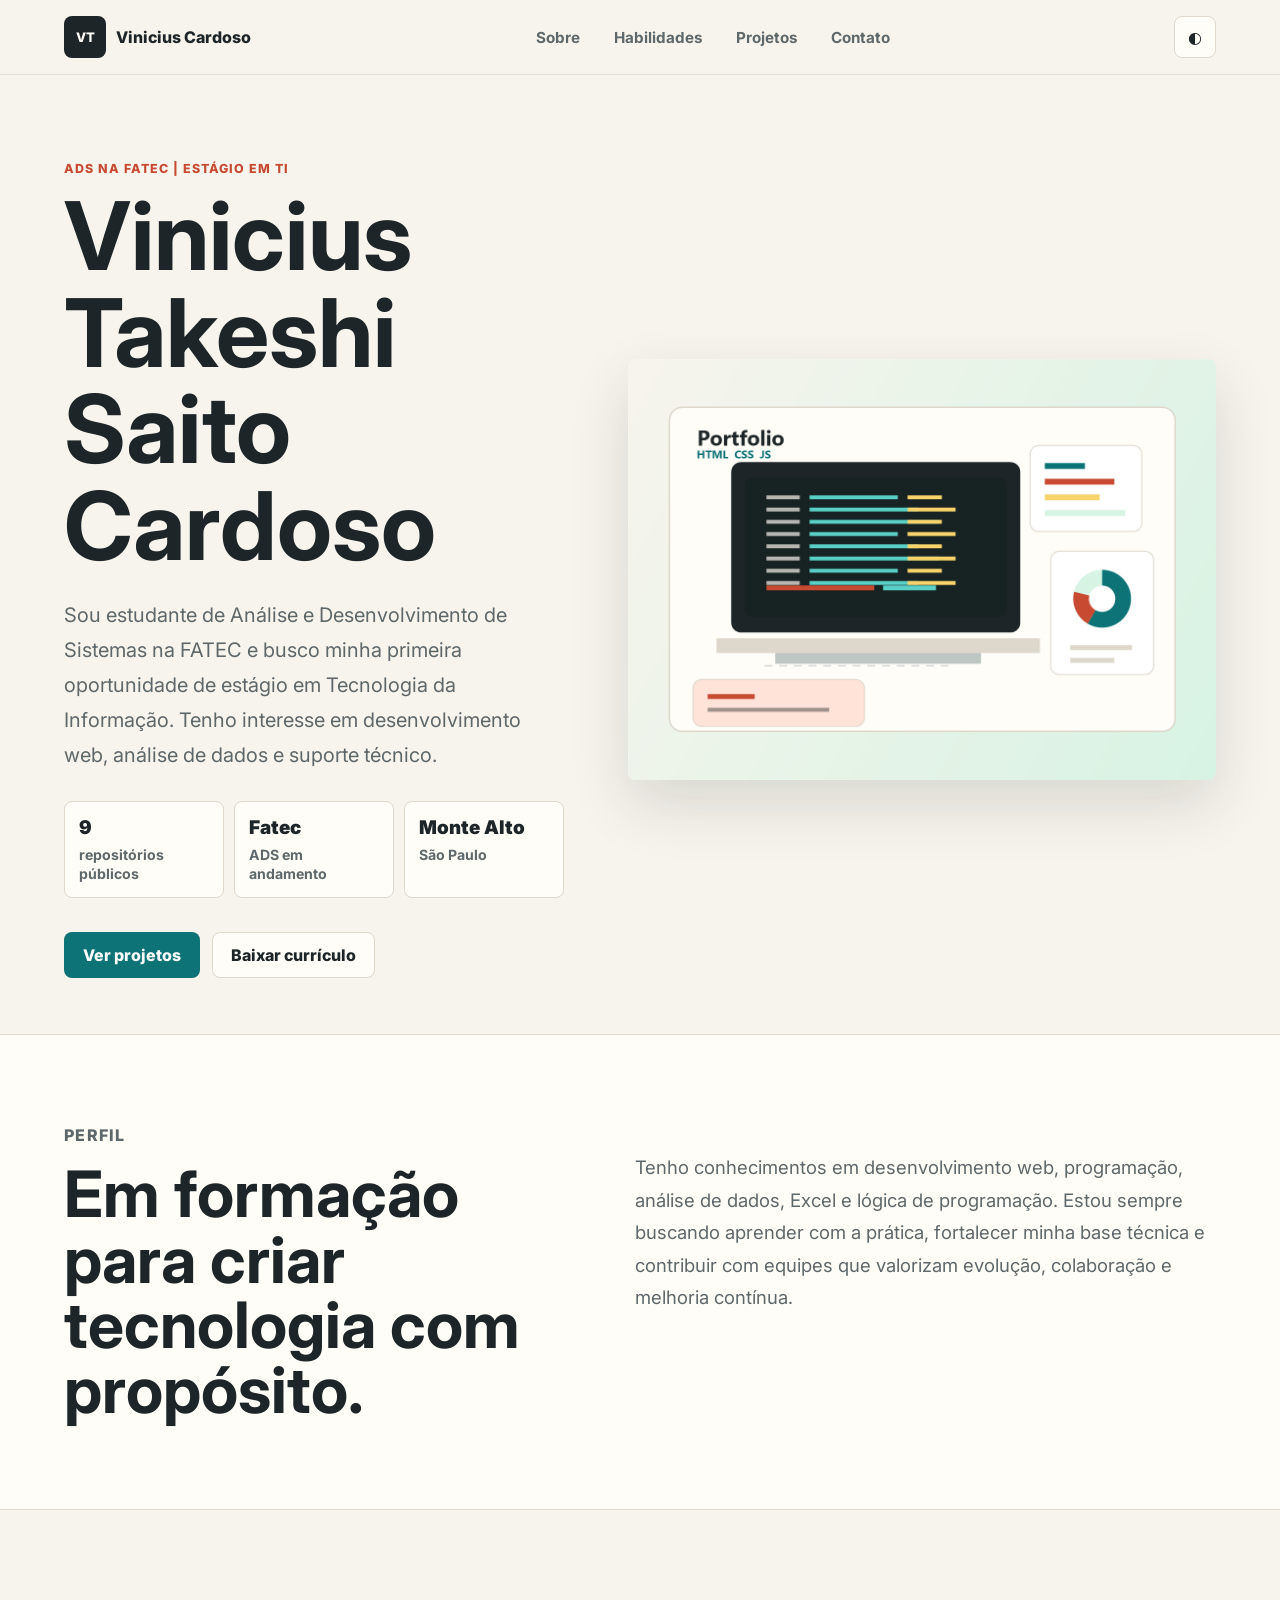
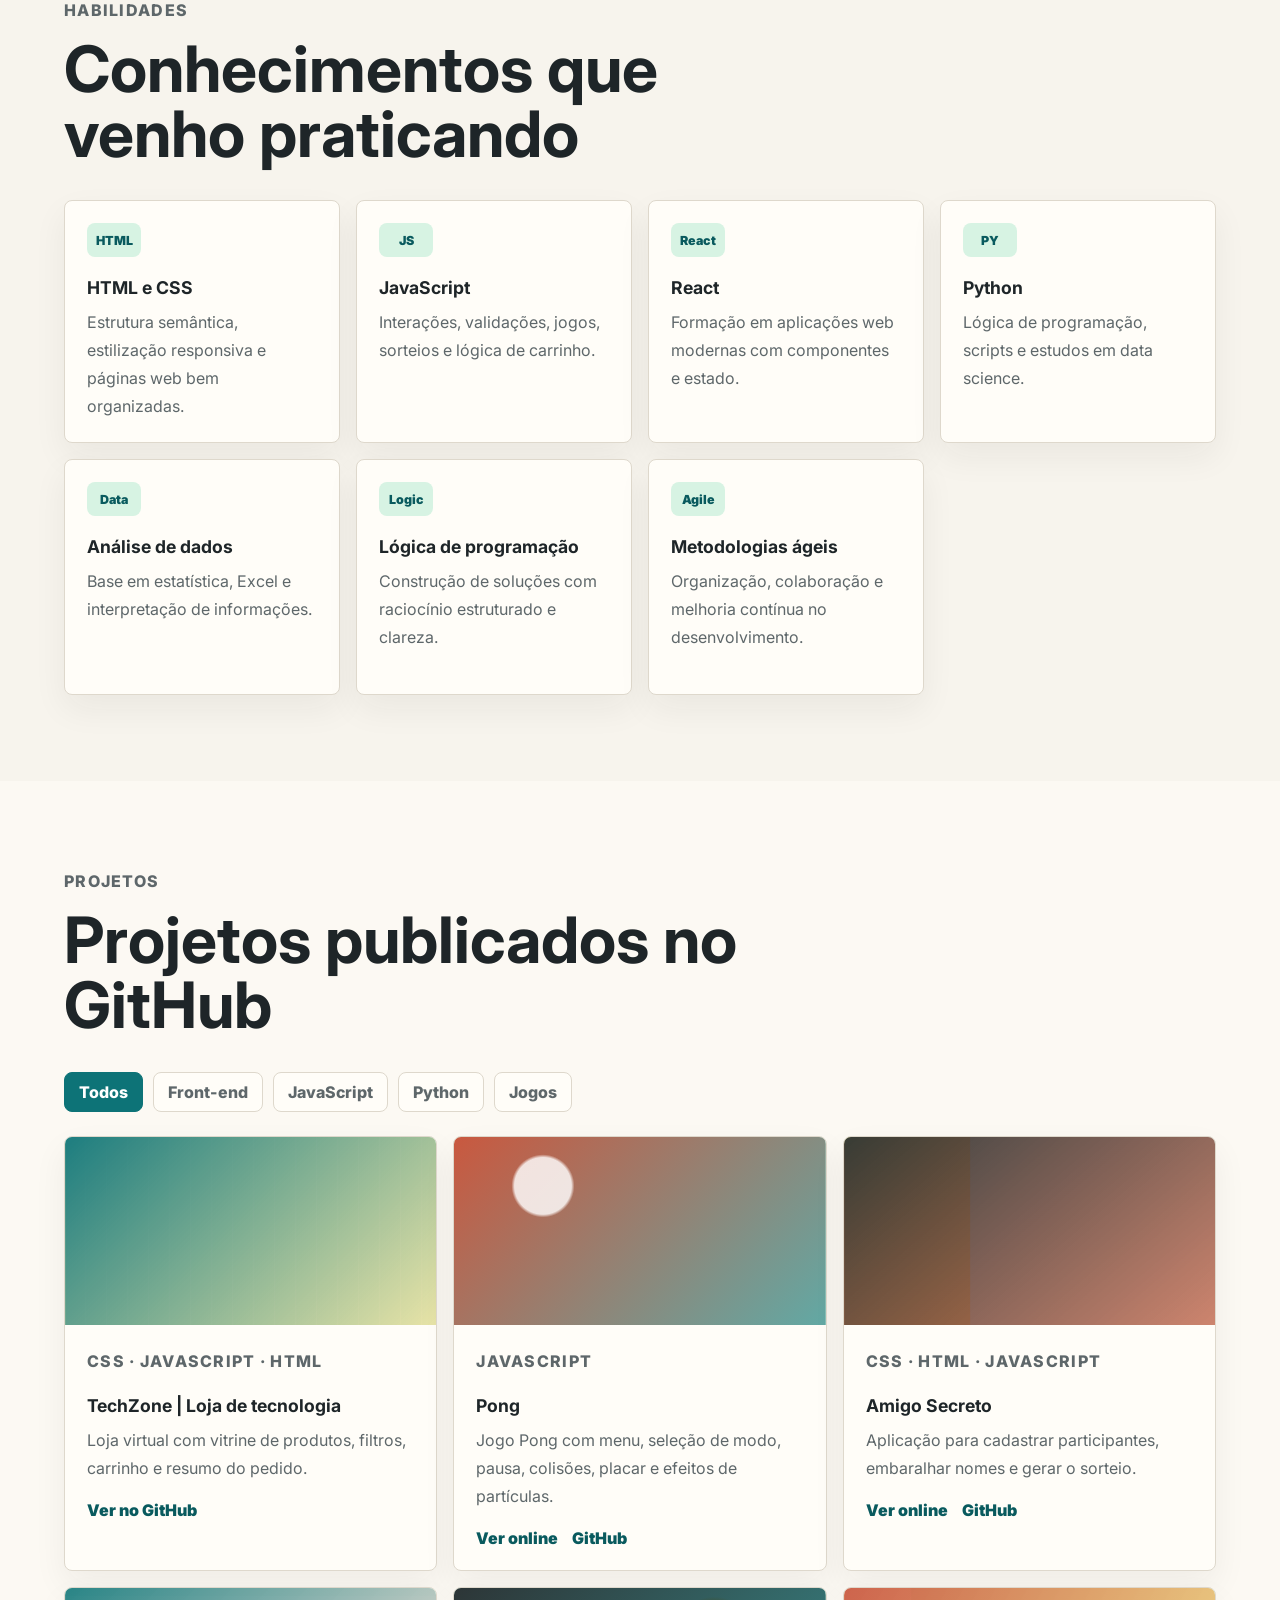
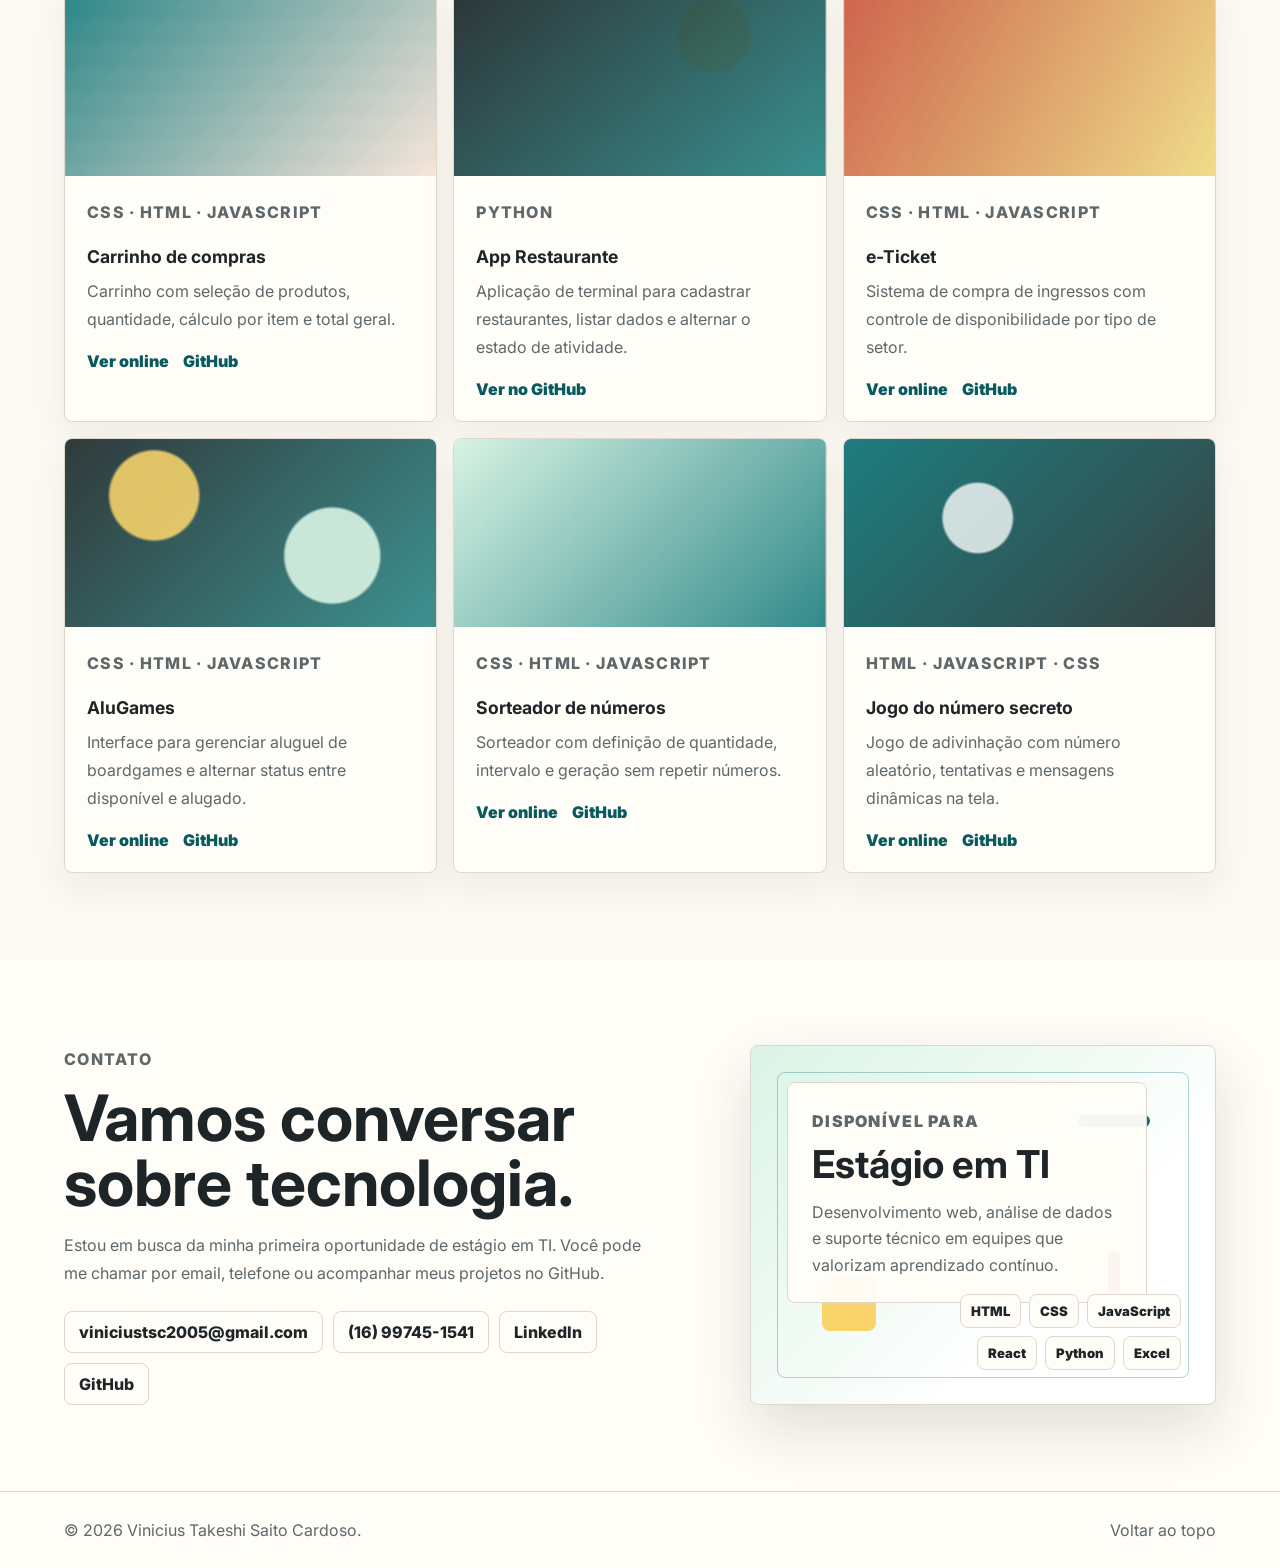
<file: index.html>
<!DOCTYPE html>
<html lang="pt-BR">
  <head>
    <meta charset="UTF-8" />
    <meta name="viewport" content="width=device-width, initial-scale=1.0" />
    <meta
      name="description"
      content="Portfólio de Vinicius Takeshi Saito Cardoso, estudante de ADS na FATEC em busca de estágio em TI, com interesse em desenvolvimento web, análise de dados e suporte técnico."
    />
    <title>Vinicius Takeshi Saito Cardoso | Portfólio</title>
    <link rel="preconnect" href="https://fonts.googleapis.com" />
    <link rel="preconnect" href="https://fonts.gstatic.com" crossorigin />
    <link
      href="https://fonts.googleapis.com/css2?family=Inter:wght@400;500;600;700;800&display=swap"
      rel="stylesheet"
    />
    <link rel="stylesheet" href="styles.css?v=20260523-2" />
  </head>
  <body>
    <header class="site-header">
      <a class="brand" href="#inicio" aria-label="Voltar ao início">
        <span class="brand-mark">VT</span>
        <span>Vinicius Cardoso</span>
      </a>

      <nav class="site-nav" aria-label="Navegação principal">
        <a href="#sobre">Sobre</a>
        <a href="#habilidades">Habilidades</a>
        <a href="#projetos">Projetos</a>
        <a href="#contato">Contato</a>
      </nav>

      <button class="theme-toggle" type="button" aria-label="Alternar tema">
        <span aria-hidden="true">◐</span>
      </button>
    </header>

    <main>
      <section class="hero" id="inicio" aria-labelledby="hero-title">
        <div class="hero-content">
          <p class="eyebrow">ADS na FATEC | Estágio em TI</p>
          <h1 id="hero-title">Vinicius Takeshi Saito Cardoso</h1>
          <p class="hero-copy">
            Sou estudante de Análise e Desenvolvimento de Sistemas na FATEC e
            busco minha primeira oportunidade de estágio em Tecnologia da
            Informação. Tenho interesse em desenvolvimento web, análise de dados
            e suporte técnico.
          </p>

          <dl class="hero-highlights" aria-label="Resumo profissional">
            <div>
              <dt>9</dt>
              <dd>repositórios públicos</dd>
            </div>
            <div>
              <dt>Fatec</dt>
              <dd>ADS em andamento</dd>
            </div>
            <div>
              <dt>Monte Alto</dt>
              <dd>São Paulo</dd>
            </div>
          </dl>

          <div class="hero-actions" aria-label="Ações principais">
            <a class="button primary" href="#projetos">Ver projetos</a>
            <a
              class="button secondary"
              href="assets/curriculo.pdf"
              download="Curriculo_Vinicius_Cardoso.pdf"
            >
              Baixar currículo
            </a>
          </div>
        </div>

        <figure class="hero-visual">
          <img
            src="assets/portfolio-visual.png"
            alt="Mesa de trabalho estilizada com notebook, cartões de interface e elementos de código"
          />
        </figure>
      </section>

      <section class="section intro-band" id="sobre" aria-labelledby="sobre-title">
        <div>
          <p class="section-kicker">Perfil</p>
          <h2 id="sobre-title">Em formação para criar tecnologia com propósito.</h2>
        </div>
        <p>
          Tenho conhecimentos em desenvolvimento web, programação, análise de
          dados, Excel e lógica de programação. Estou sempre buscando aprender
          com a prática, fortalecer minha base técnica e contribuir com equipes
          que valorizam evolução, colaboração e melhoria contínua.
        </p>
      </section>

      <section
        class="section skills-section"
        id="habilidades"
        aria-labelledby="habilidades-title"
      >
        <div class="section-heading">
          <p class="section-kicker">Habilidades</p>
          <h2 id="habilidades-title">Conhecimentos que venho praticando</h2>
        </div>

        <div class="skills-grid">
          <article class="skill-card">
            <span class="skill-icon" aria-hidden="true">HTML</span>
            <h3>HTML e CSS</h3>
            <p>Estrutura semântica, estilização responsiva e páginas web bem organizadas.</p>
          </article>
          <article class="skill-card">
            <span class="skill-icon" aria-hidden="true">JS</span>
            <h3>JavaScript</h3>
            <p>Interações, validações, jogos, sorteios e lógica de carrinho.</p>
          </article>
          <article class="skill-card">
            <span class="skill-icon" aria-hidden="true">React</span>
            <h3>React</h3>
            <p>Formação em aplicações web modernas com componentes e estado.</p>
          </article>
          <article class="skill-card">
            <span class="skill-icon" aria-hidden="true">PY</span>
            <h3>Python</h3>
            <p>Lógica de programação, scripts e estudos em data science.</p>
          </article>
          <article class="skill-card">
            <span class="skill-icon" aria-hidden="true">Data</span>
            <h3>Análise de dados</h3>
            <p>Base em estatística, Excel e interpretação de informações.</p>
          </article>
          <article class="skill-card">
            <span class="skill-icon" aria-hidden="true">Logic</span>
            <h3>Lógica de programação</h3>
            <p>Construção de soluções com raciocínio estruturado e clareza.</p>
          </article>
          <article class="skill-card">
            <span class="skill-icon" aria-hidden="true">Agile</span>
            <h3>Metodologias ágeis</h3>
            <p>Organização, colaboração e melhoria contínua no desenvolvimento.</p>
          </article>
        </div>
      </section>

      <section
        class="section projects-section"
        id="projetos"
        aria-labelledby="projetos-title"
      >
        <div class="section-heading">
          <p class="section-kicker">Projetos</p>
          <h2 id="projetos-title">Projetos publicados no GitHub</h2>
        </div>

        <div class="project-filters" aria-label="Filtrar projetos">
          <button class="filter-button active" type="button" data-filter="todos">
            Todos
          </button>
          <button class="filter-button" type="button" data-filter="frontend">
            Front-end
          </button>
          <button class="filter-button" type="button" data-filter="javascript">
            JavaScript
          </button>
          <button class="filter-button" type="button" data-filter="python">
            Python
          </button>
          <button class="filter-button" type="button" data-filter="jogos">
            Jogos
          </button>
        </div>

        <div class="projects-grid">
          <article class="project-card" data-category="frontend javascript">
            <div class="project-image project-image-one" aria-hidden="true"></div>
            <div class="project-body">
              <p class="project-tag">CSS · JavaScript · HTML</p>
              <h3>TechZone | Loja de tecnologia</h3>
              <p>
                Loja virtual com vitrine de produtos, filtros, carrinho e resumo
                do pedido.
              </p>
              <a
                href="https://github.com/Vinicius-takeshi-saito-cardoso/site-vendas"
                target="_blank"
                rel="noreferrer"
              >
                Ver no GitHub
              </a>
            </div>
          </article>

          <article class="project-card" data-category="javascript jogos">
            <div class="project-image project-image-two" aria-hidden="true"></div>
            <div class="project-body">
              <p class="project-tag">JavaScript</p>
              <h3>Pong</h3>
              <p>
                Jogo Pong com menu, seleção de modo, pausa, colisões, placar e
                efeitos de partículas.
              </p>
              <div class="project-links">
                <a href="https://pong-nine-red.vercel.app" target="_blank" rel="noreferrer">
                  Ver online
                </a>
                <a
                  href="https://github.com/Vinicius-takeshi-saito-cardoso/pong"
                  target="_blank"
                  rel="noreferrer"
                >
                  GitHub
                </a>
              </div>
            </div>
          </article>

          <article class="project-card" data-category="frontend javascript">
            <div class="project-image project-image-three" aria-hidden="true"></div>
            <div class="project-body">
              <p class="project-tag">CSS · HTML · JavaScript</p>
              <h3>Amigo Secreto</h3>
              <p>
                Aplicação para cadastrar participantes, embaralhar nomes e gerar
                o sorteio.
              </p>
              <div class="project-links">
                <a
                  href="https://amigo-secreto-nine-mu.vercel.app"
                  target="_blank"
                  rel="noreferrer"
                >
                  Ver online
                </a>
                <a
                  href="https://github.com/Vinicius-takeshi-saito-cardoso/amigo-secreto"
                  target="_blank"
                  rel="noreferrer"
                >
                  GitHub
                </a>
              </div>
            </div>
          </article>

          <article class="project-card" data-category="frontend javascript">
            <div class="project-image project-image-four" aria-hidden="true"></div>
            <div class="project-body">
              <p class="project-tag">CSS · HTML · JavaScript</p>
              <h3>Carrinho de compras</h3>
              <p>
                Carrinho com seleção de produtos, quantidade, cálculo por item e
                total geral.
              </p>
              <div class="project-links">
                <a
                  href="https://carrinho-de-compras-teal.vercel.app"
                  target="_blank"
                  rel="noreferrer"
                >
                  Ver online
                </a>
                <a
                  href="https://github.com/Vinicius-takeshi-saito-cardoso/carrinho-de-compras"
                  target="_blank"
                  rel="noreferrer"
                >
                  GitHub
                </a>
              </div>
            </div>
          </article>

          <article class="project-card" data-category="python">
            <div class="project-image project-image-five" aria-hidden="true"></div>
            <div class="project-body">
              <p class="project-tag">Python</p>
              <h3>App Restaurante</h3>
              <p>
                Aplicação de terminal para cadastrar restaurantes, listar dados e
                alternar o estado de atividade.
              </p>
              <a
                href="https://github.com/Vinicius-takeshi-saito-cardoso/app_restaurante"
                target="_blank"
                rel="noreferrer"
              >
                Ver no GitHub
              </a>
            </div>
          </article>

          <article class="project-card" data-category="frontend javascript">
            <div class="project-image project-image-six" aria-hidden="true"></div>
            <div class="project-body">
              <p class="project-tag">CSS · HTML · JavaScript</p>
              <h3>e-Ticket</h3>
              <p>
                Sistema de compra de ingressos com controle de disponibilidade
                por tipo de setor.
              </p>
              <div class="project-links">
                <a href="https://ingresso-roan.vercel.app" target="_blank" rel="noreferrer">
                  Ver online
                </a>
                <a
                  href="https://github.com/Vinicius-takeshi-saito-cardoso/ingresso"
                  target="_blank"
                  rel="noreferrer"
                >
                  GitHub
                </a>
              </div>
            </div>
          </article>

          <article class="project-card" data-category="frontend javascript jogos">
            <div class="project-image project-image-seven" aria-hidden="true"></div>
            <div class="project-body">
              <p class="project-tag">CSS · HTML · JavaScript</p>
              <h3>AluGames</h3>
              <p>
                Interface para gerenciar aluguel de boardgames e alternar status
                entre disponível e alugado.
              </p>
              <div class="project-links">
                <a href="https://alugar-ecru.vercel.app" target="_blank" rel="noreferrer">
                  Ver online
                </a>
                <a
                  href="https://github.com/Vinicius-takeshi-saito-cardoso/alugar-jogos"
                  target="_blank"
                  rel="noreferrer"
                >
                  GitHub
                </a>
              </div>
            </div>
          </article>

          <article class="project-card" data-category="frontend javascript">
            <div class="project-image project-image-eight" aria-hidden="true"></div>
            <div class="project-body">
              <p class="project-tag">CSS · HTML · JavaScript</p>
              <h3>Sorteador de números</h3>
              <p>
                Sorteador com definição de quantidade, intervalo e geração sem
                repetir números.
              </p>
              <div class="project-links">
                <a
                  href="https://sorteador-numero-one.vercel.app"
                  target="_blank"
                  rel="noreferrer"
                >
                  Ver online
                </a>
                <a
                  href="https://github.com/Vinicius-takeshi-saito-cardoso/sorteador-numero"
                  target="_blank"
                  rel="noreferrer"
                >
                  GitHub
                </a>
              </div>
            </div>
          </article>

          <article class="project-card" data-category="frontend javascript jogos">
            <div class="project-image project-image-nine" aria-hidden="true"></div>
            <div class="project-body">
              <p class="project-tag">HTML · JavaScript · CSS</p>
              <h3>Jogo do número secreto</h3>
              <p>
                Jogo de adivinhação com número aleatório, tentativas e mensagens
                dinâmicas na tela.
              </p>
              <div class="project-links">
                <a
                  href="https://jogo-two-lilac-13.vercel.app"
                  target="_blank"
                  rel="noreferrer"
                >
                  Ver online
                </a>
                <a
                  href="https://github.com/Vinicius-takeshi-saito-cardoso/jogo-do-numero-secreto"
                  target="_blank"
                  rel="noreferrer"
                >
                  GitHub
                </a>
              </div>
            </div>
          </article>
        </div>
      </section>

      <section class="section contact-section" id="contato" aria-labelledby="contato-title">
        <div class="contact-copy">
          <p class="section-kicker">Contato</p>
          <h2 id="contato-title">Vamos conversar sobre tecnologia.</h2>
          <p>
            Estou em busca da minha primeira oportunidade de estágio em TI. Você
            pode me chamar por email, telefone ou acompanhar meus projetos no
            GitHub.
          </p>

          <div class="social-links" aria-label="Links profissionais">
            <a href="mailto:viniciustsc2005@gmail.com">viniciustsc2005@gmail.com</a>
            <a href="tel:+5516997451541">(16) 99745-1541</a>
            <a
              href="https://www.linkedin.com/in/vinicius-cardoso-8436032b6/"
              target="_blank"
              rel="noreferrer"
            >
              LinkedIn
            </a>
            <a
              href="https://github.com/Vinicius-takeshi-saito-cardoso"
              target="_blank"
              rel="noreferrer"
            >
              GitHub
            </a>
          </div>
        </div>

        <aside class="contact-visual" aria-label="Resumo de disponibilidade">
          <div class="contact-orbit" aria-hidden="true">
            <span></span>
            <span></span>
            <span></span>
          </div>

          <div class="availability-card">
            <p class="availability-label">Disponível para</p>
            <h3>Estágio em TI</h3>
            <p>
              Desenvolvimento web, análise de dados e suporte técnico em equipes
              que valorizam aprendizado contínuo.
            </p>
          </div>

          <div class="focus-list">
            <span>HTML</span>
            <span>CSS</span>
            <span>JavaScript</span>
            <span>React</span>
            <span>Python</span>
            <span>Excel</span>
          </div>
        </aside>
      </section>
    </main>

    <footer class="site-footer">
      <p>© <span id="current-year"></span> Vinicius Takeshi Saito Cardoso.</p>
      <a href="#inicio">Voltar ao topo</a>
    </footer>

    <script src="script.js?v=20260523-2"></script>
  </body>
</html>
</file>
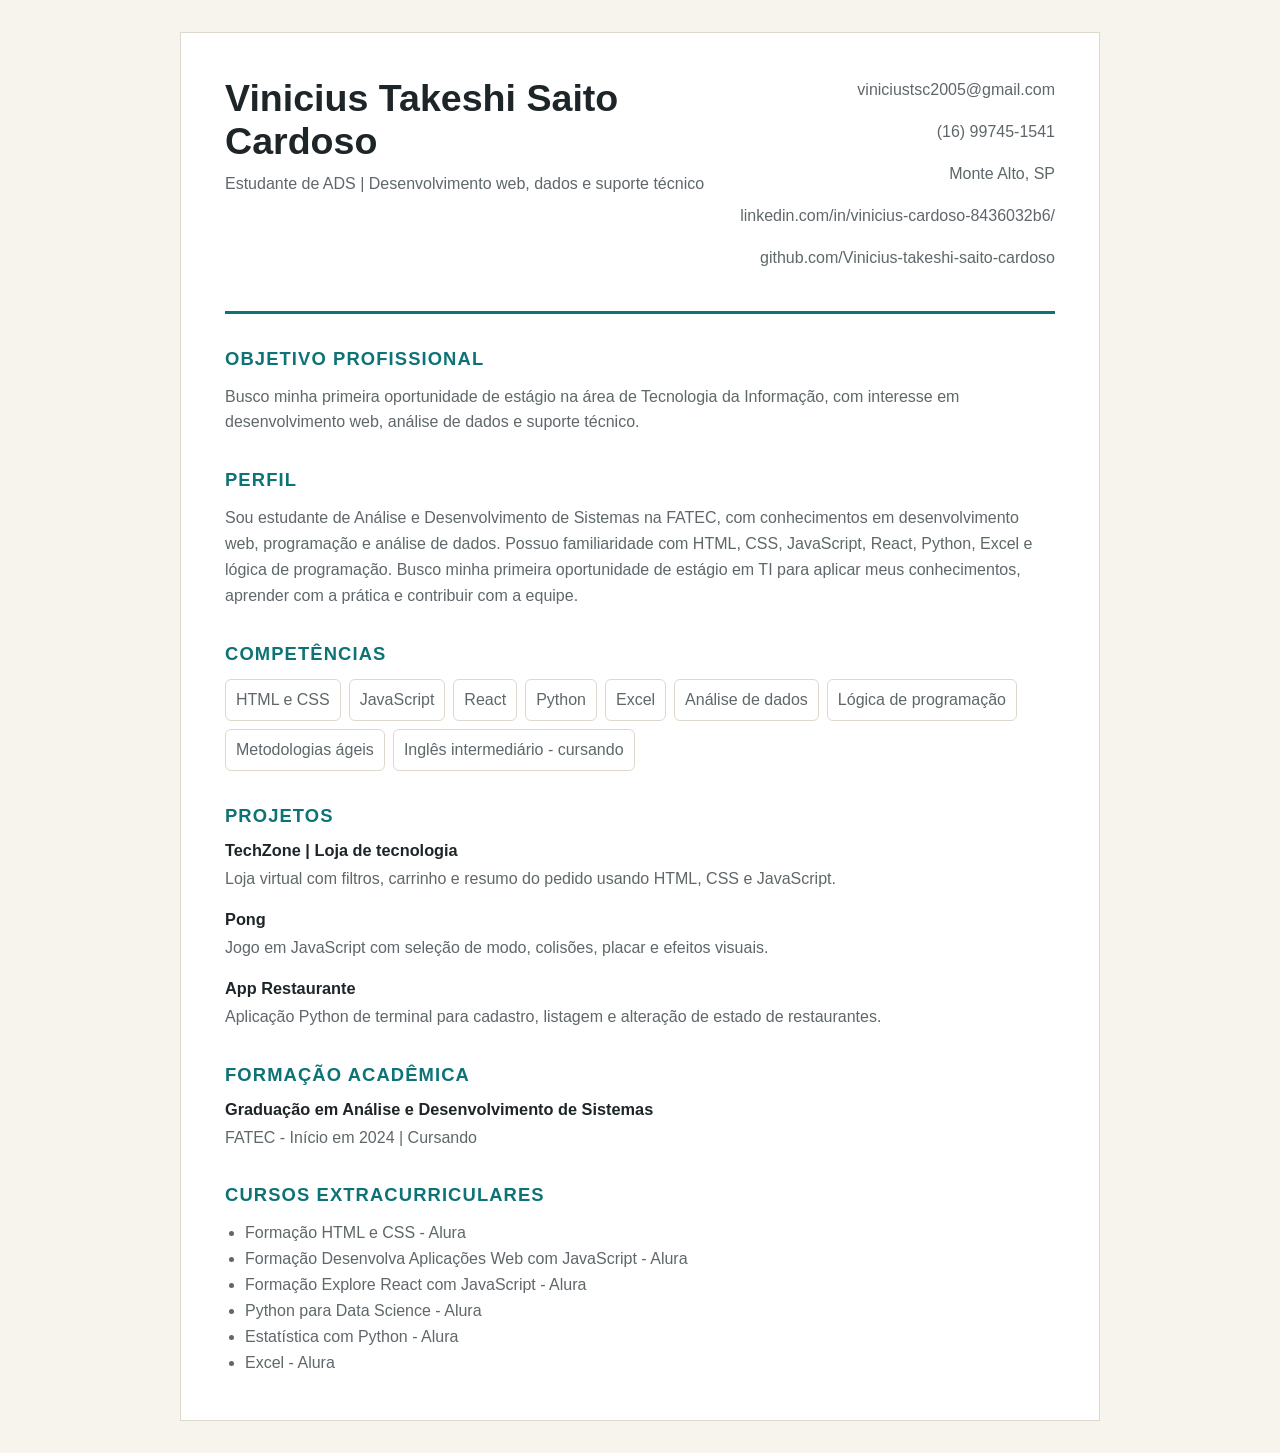
<file: curriculo.html>
<!DOCTYPE html>
<html lang="pt-BR">
  <head>
    <meta charset="UTF-8" />
    <meta name="viewport" content="width=device-width, initial-scale=1.0" />
    <title>Currículo | Vinicius Takeshi Saito Cardoso</title>
    <style>
      :root {
        --ink: #1e2528;
        --muted: #5e676a;
        --line: #ded8cc;
        --primary: #0d7377;
        font-family: Arial, Helvetica, sans-serif;
      }

      * {
        box-sizing: border-box;
      }

      body {
        margin: 0;
        background: #f7f4ed;
        color: var(--ink);
      }

      main {
        width: min(920px, calc(100% - 32px));
        margin: 32px auto;
        border: 1px solid var(--line);
        background: #ffffff;
        padding: 44px;
      }

      header {
        display: grid;
        grid-template-columns: 1fr auto;
        gap: 24px;
        border-bottom: 3px solid var(--primary);
        padding-bottom: 24px;
      }

      h1,
      h2,
      h3,
      p {
        margin-top: 0;
      }

      h1 {
        margin-bottom: 8px;
        font-size: 2.35rem;
      }

      h2 {
        margin: 34px 0 14px;
        color: var(--primary);
        font-size: 1.15rem;
        letter-spacing: 0.06em;
        text-transform: uppercase;
      }

      h3 {
        margin-bottom: 6px;
        font-size: 1.02rem;
      }

      p,
      li,
      a {
        color: var(--muted);
        line-height: 1.62;
      }

      a {
        text-decoration: none;
      }

      ul {
        margin: 0;
        padding-left: 20px;
      }

      .contact {
        text-align: right;
      }

      .item {
        margin-bottom: 18px;
      }

      .skills {
        display: flex;
        flex-wrap: wrap;
        gap: 8px;
        padding: 0;
        list-style: none;
      }

      .skills li {
        border: 1px solid var(--line);
        border-radius: 6px;
        padding: 7px 10px;
      }

      @media print {
        body {
          background: #ffffff;
        }

        main {
          width: 100%;
          margin: 0;
          border: 0;
          padding: 0;
        }
      }

      @media (max-width: 680px) {
        main {
          padding: 28px;
        }

        header {
          grid-template-columns: 1fr;
        }

        .contact {
          text-align: left;
        }
      }
    </style>
  </head>
  <body>
    <main>
      <header>
        <div>
          <h1>Vinicius Takeshi Saito Cardoso</h1>
          <p>Estudante de ADS | Desenvolvimento web, dados e suporte técnico</p>
        </div>
        <div class="contact">
          <p><a href="mailto:viniciustsc2005@gmail.com">viniciustsc2005@gmail.com</a></p>
          <p><a href="tel:+5516997451541">(16) 99745-1541</a></p>
          <p>Monte Alto, SP</p>
          <p>
            <a href="https://www.linkedin.com/in/vinicius-cardoso-8436032b6/">
              linkedin.com/in/vinicius-cardoso-8436032b6/
            </a>
          </p>
          <p>
            <a href="https://github.com/Vinicius-takeshi-saito-cardoso">
              github.com/Vinicius-takeshi-saito-cardoso
            </a>
          </p>
        </div>
      </header>

      <section>
        <h2>Objetivo profissional</h2>
        <p>
          Busco minha primeira oportunidade de estágio na área de Tecnologia da
          Informação, com interesse em desenvolvimento web, análise de dados e
          suporte técnico.
        </p>
      </section>

      <section>
        <h2>Perfil</h2>
        <p>
          Sou estudante de Análise e Desenvolvimento de Sistemas na FATEC, com
          conhecimentos em desenvolvimento web, programação e análise de dados.
          Possuo familiaridade com HTML, CSS, JavaScript, React, Python, Excel e
          lógica de programação. Busco minha primeira oportunidade de estágio em
          TI para aplicar meus conhecimentos, aprender com a prática e contribuir
          com a equipe.
        </p>
      </section>

      <section>
        <h2>Competências</h2>
        <ul class="skills">
          <li>HTML e CSS</li>
          <li>JavaScript</li>
          <li>React</li>
          <li>Python</li>
          <li>Excel</li>
          <li>Análise de dados</li>
          <li>Lógica de programação</li>
          <li>Metodologias ágeis</li>
          <li>Inglês intermediário - cursando</li>
        </ul>
      </section>

      <section>
        <h2>Projetos</h2>
        <div class="item">
          <h3>TechZone | Loja de tecnologia</h3>
          <p>
            Loja virtual com filtros, carrinho e resumo do pedido usando HTML,
            CSS e JavaScript.
          </p>
        </div>
        <div class="item">
          <h3>Pong</h3>
          <p>
            Jogo em JavaScript com seleção de modo, colisões, placar e efeitos
            visuais.
          </p>
        </div>
        <div class="item">
          <h3>App Restaurante</h3>
          <p>
            Aplicação Python de terminal para cadastro, listagem e alteração de
            estado de restaurantes.
          </p>
        </div>
      </section>

      <section>
        <h2>Formação acadêmica</h2>
        <div class="item">
          <h3>Graduação em Análise e Desenvolvimento de Sistemas</h3>
          <p>FATEC - Início em 2024 | Cursando</p>
        </div>
      </section>

      <section>
        <h2>Cursos extracurriculares</h2>
        <ul>
          <li>Formação HTML e CSS - Alura</li>
          <li>Formação Desenvolva Aplicações Web com JavaScript - Alura</li>
          <li>Formação Explore React com JavaScript - Alura</li>
          <li>Python para Data Science - Alura</li>
          <li>Estatística com Python - Alura</li>
          <li>Excel - Alura</li>
        </ul>
      </section>
    </main>
  </body>
</html>
</file>
<file: styles.css>
:root {
  color-scheme: light;
  --bg: #f7f4ed;
  --surface: #fffdf8;
  --surface-strong: #ffffff;
  --ink: #1e2528;
  --muted: #5e676a;
  --line: #ded8cc;
  --primary: #0d7377;
  --primary-dark: #095a5e;
  --accent: #c84b31;
  --accent-soft: #ffe2d8;
  --mint: #d7f3e3;
  --gold: #f8d46b;
  --shadow: 0 24px 60px rgba(29, 35, 36, 0.14);
  --radius: 8px;
  font-family: "Inter", system-ui, -apple-system, BlinkMacSystemFont, "Segoe UI", sans-serif;
}

:root.dark {
  color-scheme: dark;
  --bg: #101819;
  --surface: #172223;
  --surface-strong: #1e2b2d;
  --ink: #f4f0e8;
  --muted: #b3bdbe;
  --line: #314043;
  --primary: #5ad0c6;
  --primary-dark: #8ce3dd;
  --accent: #ff9f73;
  --accent-soft: #34241d;
  --mint: #17352e;
  --gold: #d6ae44;
  --shadow: 0 24px 60px rgba(0, 0, 0, 0.32);
}

* {
  box-sizing: border-box;
}

html {
  scroll-behavior: smooth;
}

body {
  margin: 0;
  min-width: 320px;
  background: var(--bg);
  color: var(--ink);
}

body,
button {
  font: inherit;
}

img {
  display: block;
  max-width: 100%;
}

a {
  color: inherit;
  text-decoration: none;
}

button,
a {
  -webkit-tap-highlight-color: transparent;
}

.site-header {
  position: sticky;
  top: 0;
  z-index: 10;
  display: grid;
  grid-template-columns: auto 1fr auto;
  align-items: center;
  gap: 24px;
  padding: 16px clamp(20px, 5vw, 72px);
  border-bottom: 1px solid color-mix(in srgb, var(--line), transparent 24%);
  background: color-mix(in srgb, var(--bg), transparent 8%);
  backdrop-filter: blur(16px);
}

.brand,
.site-nav,
.hero-actions,
.social-links {
  display: flex;
  align-items: center;
}

.brand {
  gap: 10px;
  font-weight: 800;
  letter-spacing: 0;
}

.brand-mark {
  display: grid;
  width: 42px;
  height: 42px;
  place-items: center;
  border-radius: 8px;
  background: var(--ink);
  color: var(--surface);
  font-size: 0.82rem;
}

.site-nav {
  justify-content: center;
  gap: clamp(14px, 3vw, 34px);
  color: var(--muted);
  font-size: 0.95rem;
  font-weight: 700;
}

.site-nav a,
.site-footer a,
.project-body a,
.social-links a {
  transition: color 160ms ease, background 160ms ease, border-color 160ms ease;
}

.site-nav a:hover,
.site-footer a:hover,
.project-body a:hover,
.social-links a:hover {
  color: var(--primary);
}

.theme-toggle {
  display: grid;
  width: 42px;
  height: 42px;
  place-items: center;
  border: 1px solid var(--line);
  border-radius: 8px;
  background: var(--surface);
  color: var(--ink);
  cursor: pointer;
}

.hero {
  display: grid;
  grid-template-columns: minmax(0, 0.92fr) minmax(320px, 1.08fr);
  align-items: center;
  gap: clamp(32px, 5vw, 72px);
  min-height: min(780px, calc(100vh - 112px));
  padding: clamp(40px, 7vw, 86px) clamp(20px, 5vw, 72px) 56px;
}

.hero-content {
  max-width: 720px;
  min-width: 0;
}

.eyebrow,
.section-kicker,
.project-tag {
  margin: 0 0 12px;
  color: var(--accent);
  font-size: 0.78rem;
  font-weight: 800;
  letter-spacing: 0.08em;
  text-transform: uppercase;
}

.hero h1,
.section h2 {
  margin: 0;
  color: var(--ink);
  line-height: 1.02;
  letter-spacing: 0;
}

.hero h1 {
  max-width: 13ch;
  font-size: clamp(3rem, 7.4vw, 6.6rem);
}

.hero-copy {
  max-width: 58ch;
  margin: 24px 0 0;
  color: var(--muted);
  font-size: clamp(1.05rem, 1.6vw, 1.25rem);
  line-height: 1.75;
}

.hero-actions {
  flex-wrap: wrap;
  gap: 12px;
  margin-top: 34px;
}

.hero-highlights {
  display: grid;
  grid-template-columns: repeat(3, minmax(0, 1fr));
  gap: 10px;
  max-width: 680px;
  margin: 28px 0 0;
}

.hero-highlights div {
  min-height: 86px;
  border: 1px solid var(--line);
  border-radius: 8px;
  background: var(--surface);
  padding: 14px;
}

.hero-highlights dt {
  color: var(--ink);
  font-size: 1.18rem;
  font-weight: 900;
}

.hero-highlights dd {
  margin: 6px 0 0;
  color: var(--muted);
  font-size: 0.88rem;
  font-weight: 700;
  line-height: 1.35;
}

.button {
  display: inline-flex;
  min-height: 46px;
  align-items: center;
  justify-content: center;
  border: 1px solid transparent;
  border-radius: 8px;
  padding: 12px 18px;
  font-weight: 800;
  line-height: 1.15;
  transition: transform 160ms ease, background 160ms ease, color 160ms ease, border-color 160ms ease;
}

.button:hover,
.filter-button:hover,
.theme-toggle:hover {
  transform: translateY(-1px);
}

.button.primary {
  background: var(--primary);
  color: #ffffff;
}

.button.primary:hover {
  background: var(--primary-dark);
}

.button.secondary {
  border-color: var(--line);
  background: var(--surface);
  color: var(--ink);
}

.button.secondary:hover {
  border-color: var(--primary);
  color: var(--primary);
}

.hero-visual {
  margin: 0;
  min-width: 0;
}

.hero-visual img {
  width: 100%;
  max-width: 760px;
  margin-left: auto;
  border-radius: 8px;
  box-shadow: var(--shadow);
}

.section {
  padding: 86px clamp(20px, 5vw, 72px);
}

.intro-band {
  display: grid;
  grid-template-columns: minmax(260px, 0.85fr) minmax(280px, 1fr);
  gap: clamp(28px, 6vw, 84px);
  border-top: 1px solid var(--line);
  border-bottom: 1px solid var(--line);
  background: var(--surface);
}

.section h2 {
  max-width: 760px;
  font-size: clamp(2rem, 5vw, 4.2rem);
}

.section p {
  color: var(--muted);
  font-size: 1rem;
  line-height: 1.75;
}

.intro-band > p {
  margin: 30px 0 0;
  max-width: 68ch;
  font-size: clamp(1rem, 1.45vw, 1.18rem);
}

.section-heading {
  max-width: 760px;
  margin-bottom: 34px;
}

.skills-grid,
.projects-grid {
  display: grid;
  gap: 16px;
}

.skills-grid {
  grid-template-columns: repeat(auto-fit, minmax(220px, 1fr));
}

.skill-card,
.project-card {
  border: 1px solid var(--line);
  border-radius: var(--radius);
  background: var(--surface);
  box-shadow: 0 14px 34px rgba(31, 35, 36, 0.06);
}

.skill-card {
  min-height: 236px;
  padding: 22px;
}

.skill-icon {
  display: inline-grid;
  min-width: 54px;
  height: 34px;
  place-items: center;
  border-radius: 8px;
  background: var(--mint);
  color: var(--primary-dark);
  font-size: 0.78rem;
  font-weight: 900;
}

.skill-card h3,
.project-card h3 {
  margin: 20px 0 10px;
  font-size: 1.1rem;
  letter-spacing: 0;
}

.skill-card p,
.project-card p {
  margin: 0;
}

.projects-section {
  background: color-mix(in srgb, var(--surface), var(--bg) 42%);
}

.project-filters {
  display: flex;
  flex-wrap: wrap;
  gap: 10px;
  margin-bottom: 24px;
}

.filter-button {
  min-height: 40px;
  border: 1px solid var(--line);
  border-radius: 8px;
  padding: 9px 14px;
  background: var(--surface);
  color: var(--muted);
  cursor: pointer;
  font-weight: 800;
  transition: transform 160ms ease, background 160ms ease, color 160ms ease, border-color 160ms ease;
}

.filter-button.active {
  border-color: var(--primary);
  background: var(--primary);
  color: #ffffff;
}

.projects-grid {
  grid-template-columns: repeat(3, minmax(0, 1fr));
}

.project-card {
  overflow: hidden;
}

.project-card.hidden {
  display: none;
}

.project-image {
  min-height: 188px;
  background-color: var(--mint);
  background-position: center;
  background-size: cover;
}

.project-image-one {
  background-image:
    linear-gradient(135deg, rgba(13, 115, 119, 0.92), rgba(248, 212, 107, 0.5)),
    repeating-linear-gradient(90deg, transparent 0 20px, rgba(255, 255, 255, 0.2) 20px 21px);
}

.project-image-two {
  background-image:
    radial-gradient(circle at 24% 26%, rgba(255, 255, 255, 0.82) 0 9%, transparent 10%),
    linear-gradient(135deg, rgba(200, 75, 49, 0.92), rgba(13, 115, 119, 0.58));
}

.project-image-three {
  background-image:
    linear-gradient(140deg, rgba(30, 37, 40, 0.88), rgba(200, 75, 49, 0.66)),
    linear-gradient(90deg, rgba(248, 212, 107, 0.7) 0 34%, transparent 34%);
}

.project-image-four {
  background-image:
    linear-gradient(135deg, rgba(13, 115, 119, 0.86), rgba(255, 226, 216, 0.8)),
    repeating-linear-gradient(0deg, rgba(255, 255, 255, 0.3) 0 12px, transparent 12px 24px);
}

.project-image-five {
  background-image:
    linear-gradient(140deg, rgba(30, 37, 40, 0.92), rgba(13, 115, 119, 0.78)),
    radial-gradient(circle at 70% 25%, rgba(248, 212, 107, 0.8) 0 12%, transparent 13%);
}

.project-image-six {
  background-image:
    linear-gradient(120deg, rgba(200, 75, 49, 0.86), rgba(248, 212, 107, 0.74)),
    linear-gradient(90deg, rgba(255, 255, 255, 0.52) 0 18%, transparent 18% 100%);
}

.project-image-seven {
  background-image:
    radial-gradient(circle at 24% 30%, rgba(248, 212, 107, 0.88) 0 14%, transparent 15%),
    radial-gradient(circle at 72% 62%, rgba(215, 243, 227, 0.9) 0 16%, transparent 17%),
    linear-gradient(135deg, rgba(30, 37, 40, 0.9), rgba(13, 115, 119, 0.76));
}

.project-image-eight {
  background-image:
    linear-gradient(135deg, rgba(215, 243, 227, 0.88), rgba(13, 115, 119, 0.82)),
    repeating-linear-gradient(90deg, transparent 0 28px, rgba(255, 255, 255, 0.28) 28px 29px);
}

.project-image-nine {
  background-image:
    radial-gradient(circle at 36% 42%, rgba(255, 255, 255, 0.78) 0 13%, transparent 14%),
    linear-gradient(135deg, rgba(13, 115, 119, 0.92), rgba(30, 37, 40, 0.86));
}

.project-body {
  padding: 22px;
}

.project-tag {
  margin-bottom: 10px;
}

.project-body a {
  display: inline-flex;
  margin-top: 18px;
  color: var(--primary-dark);
  font-weight: 900;
}

.project-links {
  display: flex;
  flex-wrap: wrap;
  gap: 14px;
  margin-top: 18px;
}

.project-links a {
  margin-top: 0;
}

.contact-section {
  display: grid;
  grid-template-columns: minmax(280px, 0.85fr) minmax(320px, 0.65fr);
  gap: clamp(28px, 6vw, 86px);
  align-items: center;
  background: var(--surface);
}

.contact-copy p {
  max-width: 58ch;
}

.contact-visual {
  position: relative;
  min-height: 360px;
  overflow: hidden;
  border: 1px solid var(--line);
  border-radius: 8px;
  background:
    linear-gradient(135deg, color-mix(in srgb, var(--mint), transparent 8%), transparent 68%),
    var(--surface-strong);
  padding: clamp(22px, 4vw, 36px);
  box-shadow: var(--shadow);
}

.contact-orbit {
  position: absolute;
  inset: 26px;
  border: 1px solid color-mix(in srgb, var(--primary), transparent 68%);
  border-radius: 8px;
  pointer-events: none;
}

.contact-orbit span {
  position: absolute;
  display: block;
  border-radius: 8px;
  background: var(--primary);
}

.contact-orbit span:nth-child(1) {
  width: 72px;
  height: 12px;
  top: 42px;
  right: 38px;
}

.contact-orbit span:nth-child(2) {
  width: 12px;
  height: 72px;
  right: 68px;
  bottom: 54px;
  background: var(--accent);
}

.contact-orbit span:nth-child(3) {
  width: 54px;
  height: 54px;
  left: 44px;
  bottom: 46px;
  background: var(--gold);
}

.availability-card {
  position: relative;
  max-width: 360px;
  border: 1px solid var(--line);
  border-radius: 8px;
  background: color-mix(in srgb, var(--surface), transparent 4%);
  padding: 24px;
}

.availability-label {
  margin: 0 0 10px;
  color: var(--accent);
  font-size: 0.78rem;
  font-weight: 900;
  letter-spacing: 0.08em;
  text-transform: uppercase;
}

.availability-card h3 {
  margin: 0;
  color: var(--ink);
  font-size: clamp(1.8rem, 3vw, 2.7rem);
  line-height: 1.04;
}

.availability-card p:last-child {
  margin: 14px 0 0;
  color: var(--muted);
  line-height: 1.65;
}

.focus-list {
  position: absolute;
  right: clamp(20px, 4vw, 34px);
  bottom: clamp(20px, 4vw, 34px);
  display: flex;
  max-width: 260px;
  flex-wrap: wrap;
  justify-content: flex-end;
  gap: 8px;
}

.focus-list span {
  border: 1px solid var(--line);
  border-radius: 8px;
  background: var(--surface);
  color: var(--ink);
  padding: 8px 10px;
  font-size: 0.82rem;
  font-weight: 900;
}

.social-links {
  flex-wrap: wrap;
  gap: 10px;
  margin-top: 24px;
}

.social-links a {
  border: 1px solid var(--line);
  border-radius: 8px;
  padding: 10px 14px;
  background: var(--surface);
  color: var(--ink);
  font-weight: 800;
  max-width: 100%;
  overflow-wrap: anywhere;
}

.site-footer {
  display: flex;
  flex-wrap: wrap;
  align-items: center;
  justify-content: space-between;
  gap: 12px;
  padding: 28px clamp(20px, 5vw, 72px);
  border-top: 1px solid var(--line);
  color: var(--muted);
  background: var(--surface);
}

.site-footer p {
  margin: 0;
}

@media (max-width: 1020px) {
  .hero,
  .intro-band,
  .contact-section {
    grid-template-columns: 1fr;
  }

  .hero {
    min-height: auto;
  }

  .hero-visual img {
    margin: 0;
  }

  .skills-grid {
    grid-template-columns: repeat(2, minmax(0, 1fr));
  }
}

@media (max-width: 560px) {
  .contact-visual {
    min-height: 420px;
  }

  .focus-list {
    left: 22px;
    justify-content: flex-start;
  }
}

@media (max-width: 760px) {
  .site-header {
    grid-template-columns: 1fr auto;
  }

  .site-nav {
    grid-column: 1 / -1;
    justify-content: flex-start;
    overflow-x: auto;
    padding-bottom: 2px;
  }

  .hero {
    padding-top: 34px;
  }

  .hero-content,
  .hero-visual {
    max-width: 342px;
  }

  .hero h1 {
    max-width: 8ch;
    font-size: clamp(3rem, 15vw, 3.75rem);
  }

  .hero-highlights {
    grid-template-columns: 1fr;
  }

  .skills-grid,
  .projects-grid {
    grid-template-columns: 1fr;
  }

  .section {
    padding-top: 64px;
    padding-bottom: 64px;
  }
}

@media (max-width: 480px) {
  .brand span:last-child {
    display: none;
  }

  .hero-actions,
  .button {
    width: 100%;
  }

  .project-filters {
    display: grid;
    grid-template-columns: 1fr 1fr;
  }
}
</file>
